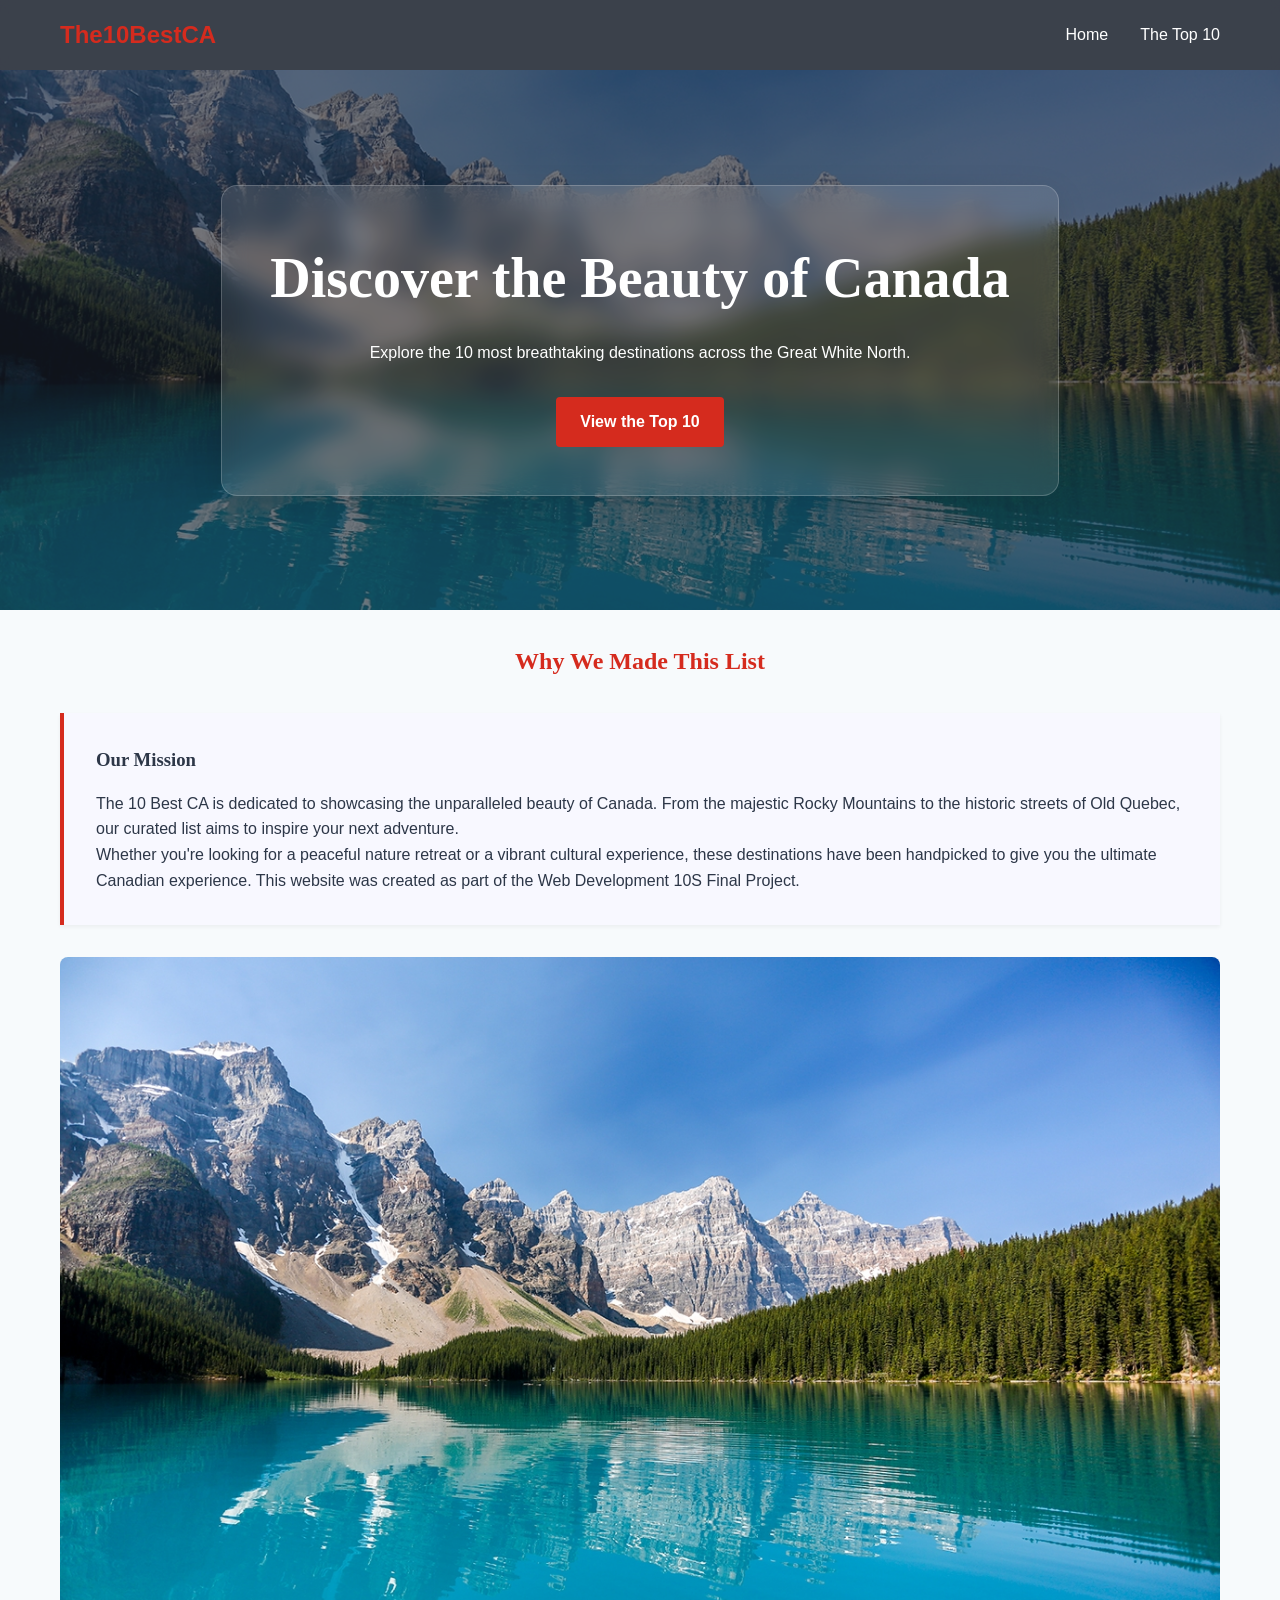
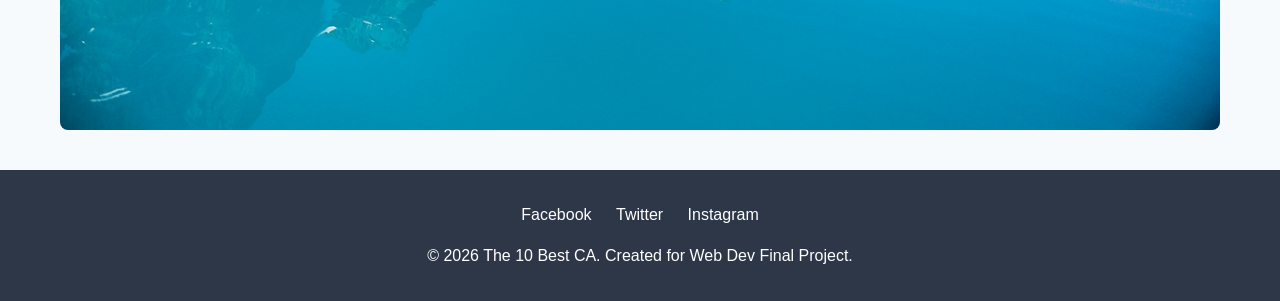
<file: index.html>
<!--
  Name:          Ostap Voloshyn
  Course:        Web Development 9
  Teacher:       Mr. Hardman
  School:        Pembina Trails Collegiate
  Date Last Modified: June 18th, 2026 
-->
<!doctype html>
<html lang="en">
  <head>
    <meta charset="UTF-8" />
    <meta name="viewport" content="width=device-width, initial-scale=1.0" />
    <!-- page title shown in browser tab -->
    <title>The 10 Best CA - Home</title>
    <!-- external css file (main design system for the website) -->
    <link rel="stylesheet" href="css/styles.css" />
    <!-- internal css (only used for this specific page element) -->
    <!-- this style is used to highlight the "about" section differently -->
    <style>
      .about-highlight {
        background-color: #f8f8ff;
        padding: 2rem;
        border-left: 4px solid var(--primary-red);
        margin: 2rem 0;
        box-shadow: 0 2px 4px rgba(0, 0, 0, 0.05);
      }
    </style>
  </head>
  <body>
    <!-- header section (navigation bar at the top of the page) -->
    <!-- this stays consistent across all pages for easy navigation -->
    <header>
      <div class="container nav-container">
        <!-- logo area (clicking returns user to homepage) -->
        <div class="logo">
          <a href="index.html">The10BestCA</a>
        </div>
        <!-- main navigation menu -->
        <nav aria-label="Main navigation">
          <ul class="nav-links">
            <!-- link to homepage -->
            <li><a href="index.html">Home</a></li>
            <!-- link to top 10 destinations page -->
            <li><a href="top10.html">The Top 10</a></li>
          </ul>
        </nav>
      </div>
    </header>
    <!-- main content area of the page -->
    <main>
      <!-- hero section (large banner area at the top of the page) -->
      <!-- this section uses a background image set inline for this page -->
      <section
        class="title-section"
        style="
          background-image: url(&quot;images/Banff National Park.jpg&quot;);
        ">
        <!-- dark overlay layer to improve text readability over image -->
        <div class="title-overlay"></div>
        <!-- centered hero content (title, description, button) -->
        <div class="title-content">
          <!-- main page heading -->
          <h1>Discover the Beauty of Canada</h1>
          <!-- short description under the main title -->
          <p>
            Explore the 10 most breathtaking destinations across the Great White
            North.
          </p>
          <!-- call-to-action button linking to top 10 page -->
          <a href="top10.html" class="btn-primary mt-2"> View the Top 10 </a>
        </div>
      </section>
      <!-- about section (explains purpose of the website) -->
      <section class="container mt-2 mb-2">
        <!-- section title centered -->
        <h2 class="text-center" style="color: var(--primary-red)">
          Why We Made This List
        </h2>
        <!-- highlighted content box for mission statement -->
        <div class="about-highlight">
          <!-- subheading inside about section -->
          <h3>Our Mission</h3>
          <!-- paragraph explaining purpose of site -->
          <p>
            <span class="highlight-text">The 10 Best CA</span>
            is dedicated to showcasing the unparalleled beauty of Canada. From
            the majestic Rocky Mountains to the historic streets of Old Quebec,
            our curated list aims to inspire your next adventure.
          </p>
          <!-- additional explanation paragraph -->
          <p>
            Whether you're looking for a peaceful nature retreat or a vibrant
            cultural experience, these destinations have been handpicked to give
            you the ultimate Canadian experience. This website was created as
            part of the Web Development 10S Final Project.
          </p>
        </div>
        <!-- image section to visually support the content -->
        <figure style="text-align: center; margin-top: 2rem; margin-bottom: 0">
          <!-- featured image with accessibility description -->
          <img
            src="images/Banff National Park.jpg"
            alt="A beautiful Canadian lake reflecting the mountains"
            style="max-width: 100%; border-radius: 8px" />
        </figure>
      </section>
    </main>
    <!-- footer section (bottom of page with links and credits) -->
    <footer>
      <div class="container">
        <!-- social media navigation links -->
        <nav class="social-links" aria-label="Social media">
          <!-- facebook link -->
          <a
            href="https://facebook.com"
            target="_blank"
            rel="noopener"
            aria-label="Facebook">
            Facebook
          </a>
          <!-- twitter link -->
          <a
            href="https://twitter.com"
            target="_blank"
            rel="noopener"
            aria-label="Twitter">
            Twitter
          </a>
          <!-- instagram link -->
          <a
            href="https://instagram.com"
            target="_blank"
            rel="noopener"
            aria-label="Instagram">
            Instagram
          </a>
        </nav>
        <!-- copyright and project info -->
        <p>&copy; 2026 The 10 Best CA. Created for Web Dev Final Project.</p>
      </div>
    </footer>
  </body>
</html>
</file>
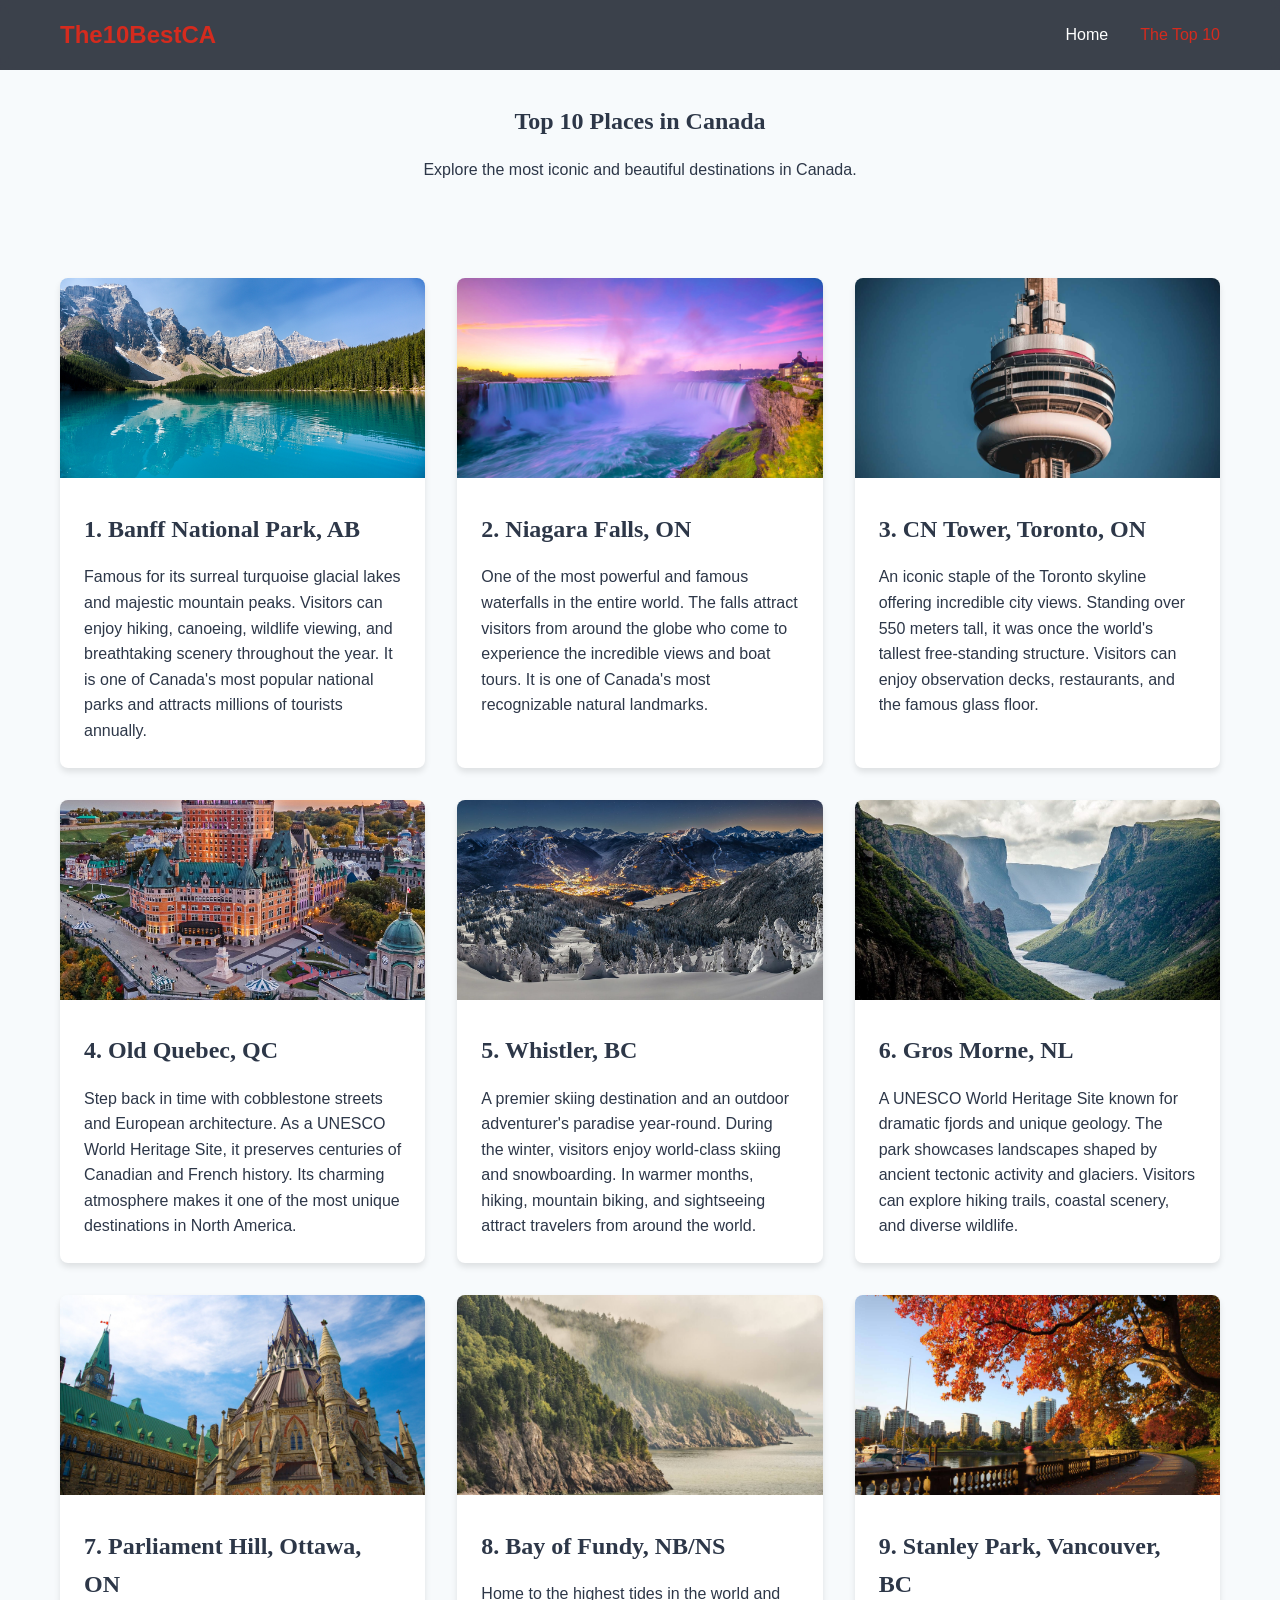
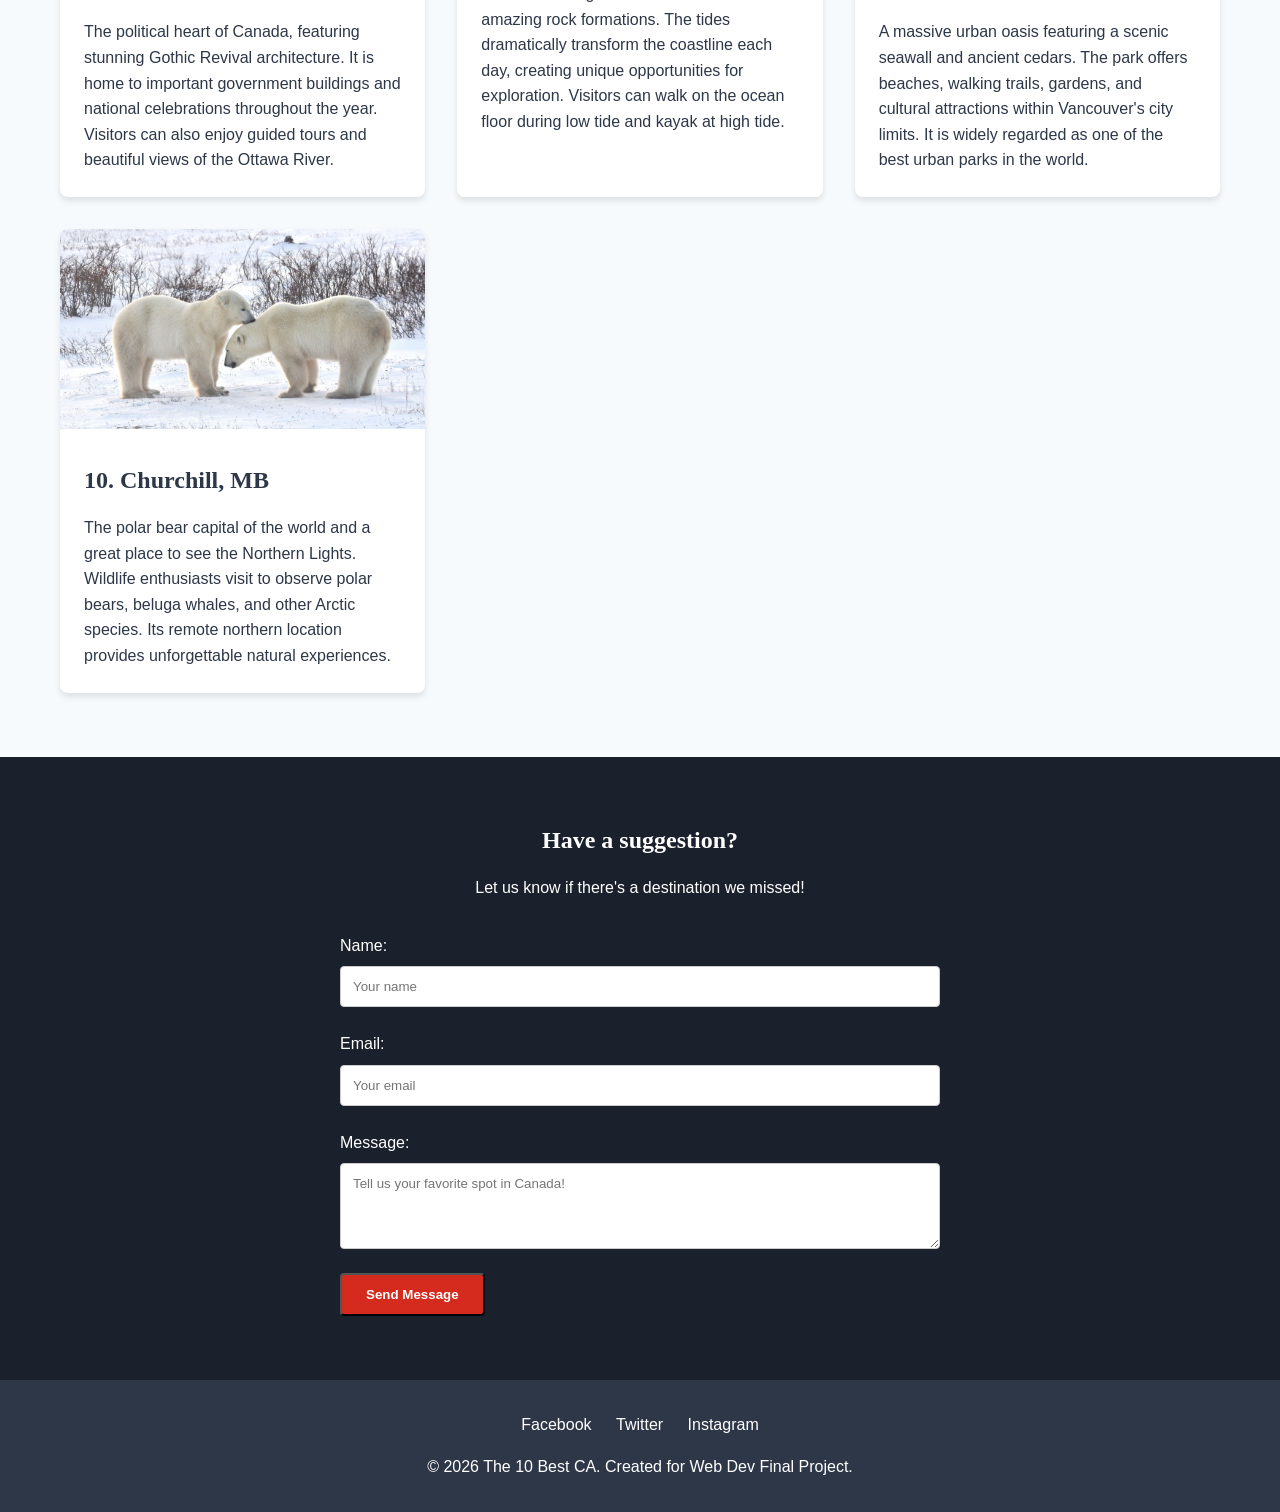
<file: top10.html>
<!--
  Name:          Ostap Voloshyn
  Course:        Web Development 9
  Teacher:       Mr. Hardman
  School:        Pembina Trails Collegiate
  Date Last Modified: June 18th, 2026 
-->
<!doctype html>
<html lang="en">
  <head>
    <meta charset="UTF-8" />
    <meta name="viewport" content="width=device-width, initial-scale=1.0" />
    <!-- page title shown in browser tab -->
    <title>The Top 10 CA - Destinations</title>
    <!-- external css file (main stylesheet for layout, colors, and design system) -->
    <link rel="stylesheet" href="css/styles.css" />
  </head>
  <body>
    <!-- header section (top navigation bar shown on all pages) -->
    <header>
      <div class="container nav-container">
        <!-- logo section (links back to homepage for easy navigation) -->
        <div class="logo">The10BestCA</div>
        <!-- navigation menu -->
        <nav>
          <ul class="nav-links">
            <!-- link to home page -->
            <li><a href="index.html">Home</a></li>
            <!-- link to current page (top 10 list) -->
            <li>
              <a href="top10.html" style="color: var(--primary-red)">
                The Top 10
              </a>
            </li>
          </ul>
        </nav>
      </div>
    </header>
    <!-- main page content area -->
    <main>
      <!-- intro section for page title and description -->
      <section class="container mt-2">
        <!-- main heading for the page -->
        <h1 class="text-center">Top 10 Places in Canada</h1>
        <!-- short description under heading -->
        <p class="text-center mb-2">
          Explore the most iconic and beautiful destinations in Canada.
        </p>
        <!-- 
          grid layout section
          this section uses css grid to display destination cards in a responsive layout.
          cards automatically adjust based on screen size and include hover animations.
        -->
        <div class="grid-container">
          <!-- destination 1 card -->
          <article class="card">
            <!-- image representing destination -->
            <img
              src="images/Banff National Park.jpg"
              alt="Banff National Park landscape"
              class="card-img" />
            <!-- text content for destination -->
            <div class="card-content">
              <h2>1. Banff National Park, AB</h2>
              <p>
                Famous for its surreal turquoise glacial lakes and majestic
                mountain peaks. Visitors can enjoy hiking, canoeing, wildlife
                viewing, and breathtaking scenery throughout the year. It is one
                of Canada's most popular national parks and attracts millions of
                tourists annually.
              </p>
            </div>
          </article>
          <!-- destination 2 card -->
          <article class="card">
            <img
              src="images/Niagara Falls.jpg"
              alt="Niagara Falls water flow"
              class="card-img" />
            <div class="card-content">
              <h2>2. Niagara Falls, ON</h2>
              <p>
                One of the most powerful and famous waterfalls in the entire
                world. The falls attract visitors from around the globe who come
                to experience the incredible views and boat tours. It is one of
                Canada's most recognizable natural landmarks.
              </p>
            </div>
          </article>
          <!-- destination 3 card -->
          <article class="card">
            <img
              src="images/CN Tower.jpg"
              alt="CN Tower in Toronto"
              class="card-img" />
            <div class="card-content">
              <h2>3. CN Tower, Toronto, ON</h2>
              <p>
                An iconic staple of the Toronto skyline offering incredible city
                views. Standing over 550 meters tall, it was once the world's
                tallest free-standing structure. Visitors can enjoy observation
                decks, restaurants, and the famous glass floor.
              </p>
            </div>
          </article>
          <!-- destination 4 card -->
          <article class="card">
            <img
              src="images/Old Quebec.jpg"
              alt="Old Quebec streets"
              class="card-img" />
            <div class="card-content">
              <h2>4. Old Quebec, QC</h2>
              <p>
                Step back in time with cobblestone streets and European
                architecture. As a UNESCO World Heritage Site, it preserves
                centuries of Canadian and French history. Its charming
                atmosphere makes it one of the most unique destinations in North
                America.
              </p>
            </div>
          </article>
          <!-- destination 5 card -->
          <article class="card">
            <img
              src="images/Whistler.jpg"
              alt="Whistler mountains"
              class="card-img" />
            <div class="card-content">
              <h2>5. Whistler, BC</h2>
              <p>
                A premier skiing destination and an outdoor adventurer's
                paradise year-round. During the winter, visitors enjoy
                world-class skiing and snowboarding. In warmer months, hiking,
                mountain biking, and sightseeing attract travelers from around
                the world.
              </p>
            </div>
          </article>
          <!-- destination 6 card -->
          <article class="card">
            <img
              src="images/Gros Morne.jpg"
              alt="Gros Morne National Park"
              class="card-img" />
            <div class="card-content">
              <h2>6. Gros Morne, NL</h2>
              <p>
                A UNESCO World Heritage Site known for dramatic fjords and
                unique geology. The park showcases landscapes shaped by ancient
                tectonic activity and glaciers. Visitors can explore hiking
                trails, coastal scenery, and diverse wildlife.
              </p>
            </div>
          </article>
          <!-- destination 7 card -->
          <article class="card">
            <img
              src="images/Parliament Hill Ottawa.jpg"
              alt="Parliament Hill in Ottawa"
              class="card-img" />
            <div class="card-content">
              <h2>7. Parliament Hill, Ottawa, ON</h2>
              <p>
                The political heart of Canada, featuring stunning Gothic Revival
                architecture. It is home to important government buildings and
                national celebrations throughout the year. Visitors can also
                enjoy guided tours and beautiful views of the Ottawa River.
              </p>
            </div>
          </article>
          <!-- destination 8 card -->
          <article class="card">
            <img
              src="images/Bay of Fundy.jpg"
              alt="Bay of Fundy rocks"
              class="card-img" />
            <div class="card-content">
              <h2>8. Bay of Fundy, NB/NS</h2>
              <p>
                Home to the highest tides in the world and amazing rock
                formations. The tides dramatically transform the coastline each
                day, creating unique opportunities for exploration. Visitors can
                walk on the ocean floor during low tide and kayak at high tide.
              </p>
            </div>
          </article>
          <!-- destination 9 card -->
          <article class="card">
            <img
              src="images/Stanley Park Vancouver.jpg"
              alt="Stanley Park seawall"
              class="card-img" />
            <div class="card-content">
              <h2>9. Stanley Park, Vancouver, BC</h2>
              <p>
                A massive urban oasis featuring a scenic seawall and ancient
                cedars. The park offers beaches, walking trails, gardens, and
                cultural attractions within Vancouver's city limits. It is
                widely regarded as one of the best urban parks in the world.
              </p>
            </div>
          </article>
          <!-- destination 10 card -->
          <article class="card">
            <img
              src="images/Churchill.jpg"
              alt="Polar bear in Churchill"
              class="card-img" />
            <div class="card-content">
              <h2>10. Churchill, MB</h2>
              <p>
                The polar bear capital of the world and a great place to see the
                Northern Lights. Wildlife enthusiasts visit to observe polar
                bears, beluga whales, and other Arctic species. Its remote
                northern location provides unforgettable natural experiences.
              </p>
            </div>
          </article>
        </div>
      </section>
      <!-- contact section (interactive form for user feedback) -->
      <section class="contact-section">
        <div class="container">
          <!-- section title -->
          <h2 class="text-center">Have a suggestion?</h2>
          <!-- short instruction text -->
          <p class="text-center mb-2">
            Let us know if there's a destination we missed!
          </p>
          <!-- contact form (collects user input but does not send data anywhere) -->
          <form class="contact-form" action="#" method="GET">
            <!-- name input field -->
            <div class="form-group">
              <label for="name">Name:</label>
              <input
                type="text"
                id="name"
                name="name"
                required
                placeholder="Your name" />
            </div>
            <!-- email input field -->
            <div class="form-group">
              <label for="email">Email:</label>
              <input
                type="email"
                id="email"
                name="email"
                required
                placeholder="Your email" />
            </div>
            <!-- message input field -->
            <div class="form-group">
              <label for="message">Message:</label>
              <textarea
                id="message"
                name="message"
                rows="4"
                required
                placeholder="Tell us your favorite spot in Canada!"></textarea>
            </div>
            <!-- submit button -->
            <button
              type="submit"
              class="btn-primary"
              style="align-self: flex-start">
              Send Message
            </button>
          </form>
        </div>
      </section>
    </main>
    <!-- footer section -->
    <footer>
      <div class="container">
        <!-- social media links -->
        <div class="social-links">
          <!-- facebook link -->
          <a
            href="https://facebook.com"
            target="_blank"
            rel="noopener"
            aria-label="Facebook">
            Facebook
          </a>
          <!-- twitter link -->
          <a
            href="https://twitter.com"
            target="_blank"
            rel="noopener"
            aria-label="Twitter">
            Twitter
          </a>
          <!-- instagram link -->
          <a
            href="https://instagram.com"
            target="_blank"
            rel="noopener"
            aria-label="Instagram">
            Instagram
          </a>
        </div>
        <!-- copyright text -->
        <p>&copy; 2026 The 10 Best CA. Created for Web Dev Final Project.</p>
      </div>
    </footer>
  </body>
</html>
</file>
<file: css/styles.css>
/*
  External CSS for The 10 Best CA

  this stylesheet is responsible for the full visual structure of the website.
  it controls typography, layout, spacing, colors, and interactive effects.

  the goal is to keep the design clean, responsive, and consistent across all pages.
*/

/*
  color system (css variables)

  these variables define the main color palette used throughout the site.
  using variables makes it easier to update the theme in one place without
  rewriting styles everywhere in the file.
*/
:root {
  /* main accent color used for buttons, highlights, and branding elements */
  --primary-red: #d52b1e;

  /* dark background color used for header and footer sections */
  --primary-dark: #1a202c;

  /* light background used for page sections to keep content readable */
  --secondary-bg: #f7fafc;

  /* main body text color for better readability on light backgrounds */
  --text-dark: #2d3748;

  /* light text color used on dark backgrounds like header/footer */
  --text-light: #ffffff;

  /* global transition speed used for hover effects and animations */
  --transition-speed: 0.3s;
}

/*
  reset & base styles

  this section removes default browser spacing and ensures consistent layout
  behavior across different browsers by using box-sizing and reset rules.
*/
* {
  margin: 0;
  padding: 0;
  box-sizing: border-box;
}

/*
  base page styling

  sets the default font family, background color, text color, and line height
  for the entire website to ensure consistent readability and spacing.
*/
body {
  font-family: "Segoe UI", "Helvetica Neue", Helvetica, Arial, sans-serif;
  color: var(--text-dark);
  background-color: var(--secondary-bg);
  line-height: 1.6;
}

/*
  heading styles

  all headings use a serif font to create contrast with body text and give
  a more structured, editorial feel to titles and sections.
*/
h1,
h2,
h3,
h4,
h5,
h6 {
  font-family: Georgia, serif;
  margin-bottom: 1rem;
}

/*
  link styling

  removes default underline and makes links inherit the surrounding text color
  so they blend naturally into the design unless hovered or styled separately.
*/
a {
  text-decoration: none;
  color: inherit;
}

/*
  layout container

  this class is used to center content on the page and limit the maximum width
  so text does not stretch too wide on large screens, improving readability.
*/
.container {
  max-width: 1200px;
  margin: 0 auto;
  padding: 0 20px;
}

/*
  header / navigation bar

  the header is sticky so it stays visible when scrolling.
  it uses a semi-transparent background with blur to create a glass effect.
*/
header {
  background-color: rgba(26, 32, 44, 0.85);
  backdrop-filter: blur(8px);
  -webkit-backdrop-filter: blur(8px);
  color: var(--text-light);
  padding: 1rem 0;
  position: sticky;
  top: 0;
  z-index: 100;
}

/*
  navigation layout

  flexbox is used to space out the logo on the left and navigation links on
  the right, keeping everything aligned and responsive.
*/
.nav-container {
  display: flex;
  justify-content: space-between;
  align-items: center;
}

/*
  logo styling

  makes the logo stand out using a bold font weight and brand color.
*/
.logo {
  font-size: 1.5rem;
  font-weight: 700;
  color: var(--primary-red);
}

/*
  navigation links list

  removes bullet points and arranges links horizontally with spacing between them.
*/
.nav-links {
  list-style: none;
  display: flex;
  gap: 2rem;
}

/*
  navigation link behavior

  adds smooth transition for hover effects so color changes feel animated
  instead of instant.
*/
.nav-links li a {
  font-weight: 500;
  transition: color var(--transition-speed) ease;
}

/*
  navigation hover effect

  highlights links with brand color when hovered for better user interaction feedback.
*/
.nav-links li a:hover {
  color: var(--primary-red);
}

/*
  hero section (main banner)

  this section creates a large visual introduction area with background image support,
  centered content, and overlay layering for readability.
*/
.title-section {
  position: relative;
  height: 60vh;
  min-height: 400px;
  display: flex;
  align-items: center;
  justify-content: center;
  text-align: center;
  color: var(--text-light);
  background-size: cover;
  background-position: center;
}

/*
  hero overlay

  this dark overlay ensures that text remains readable regardless of background image
  brightness or complexity.
*/
.title-overlay {
  position: absolute;
  top: 0;
  left: 0;
  width: 100%;
  height: 100%;
  background: rgba(26, 32, 44, 0.6);
  z-index: 1;
}

/*
  hero content box

  this is the centered glass-style container that holds the main title and button.
  it uses blur and transparency for a modern UI effect.
*/
.title-content {
  position: relative;
  z-index: 2;
  padding: 3rem;
  background-color: rgba(255, 255, 255, 0.1);
  backdrop-filter: blur(12px);
  -webkit-backdrop-filter: blur(12px);
  border-radius: 16px;
  border: 1px solid rgba(255, 255, 255, 0.2);
  box-shadow: 0 8px 32px rgba(0, 0, 0, 0.1);
}

/*
  hero title

  large font size is used to immediately capture attention when the page loads.
*/
.title-content h1 {
  font-size: 3.5rem;
  margin-bottom: 1rem;
}

/*
  primary button

  main call-to-action button styled with brand color and smooth hover animation.
*/
.btn-primary {
  display: inline-block;
  background-color: var(--primary-red);
  color: var(--text-light);
  padding: 0.75rem 1.5rem;
  border-radius: 4px;
  font-weight: bold;
  transition:
    background-color var(--transition-speed) ease,
    transform var(--transition-speed) ease;
}

/*
  button hover effect

  gives feedback to user by slightly lifting the button and changing its shade.
*/
.btn-primary:hover {
  background-color: #b02015;
  transform: translateY(-2px);
}

/*
  grid layout system

  this grid automatically adjusts the number of columns depending on screen size.
  each card keeps a minimum width while expanding evenly on larger screens.
*/
.grid-container {
  display: grid;
  grid-template-columns: repeat(auto-fit, minmax(300px, 1fr));
  gap: 2rem;
  padding: 4rem 0;
}

/*
  content card

  each card is a reusable component with shadow, rounded corners, and hover animation.
*/
.card {
  background-color: var(--text-light);
  border-radius: 8px;
  overflow: hidden;
  box-shadow: 0 4px 6px rgba(0, 0, 0, 0.1);
  transition:
    transform var(--transition-speed) ease,
    box-shadow var(--transition-speed) ease;
}

/*
  card hover interaction

  adds a slight zoom effect and deeper shadow to create a sense of depth.
*/
.card:hover {
  transform: scale(1.03);
  box-shadow: 0 10px 15px rgba(0, 0, 0, 0.15);
}

/*
  card image styling

  ensures images always fill the card width and maintain consistent height
  while cropping overflow in a clean way.
*/
.card-img {
  width: 100%;
  height: 200px;
  object-fit: cover;
}

/*
  card text content

  padding inside the card ensures text does not touch edges and improves readability.
*/
.card-content {
  padding: 1.5rem;
}

/*
  contact section

  this section uses a dark background to visually separate it from the rest of the page.
*/
.contact-section {
  background-color: var(--primary-dark);
  color: var(--text-light);
  padding: 4rem 0;
}

/*
  contact form layout

  centers the form and stacks inputs vertically for a clean mobile-friendly layout.
*/
.contact-form {
  max-width: 600px;
  margin: 0 auto;
  display: flex;
  flex-direction: column;
  gap: 1.5rem;
}

/*
  form grouping

  groups label and input together for better structure and spacing consistency.
*/
.form-group {
  display: flex;
  flex-direction: column;
  gap: 0.5rem;
}

/*
  form labels

  slightly bold text improves readability and helps users identify fields quickly.
*/
.form-group label {
  font-weight: 500;
}

/*
  form inputs and textarea

  basic styling to make inputs consistent across browsers and visually aligned
  with the overall design system.
*/
.form-group input,
.form-group textarea {
  padding: 0.75rem;
  border: 1px solid #ccc;
  border-radius: 4px;
  font-family: inherit;
}

/*
  footer section

  provides a clear ending area for the page with centered text and consistent styling.
*/
footer {
  background-color: var(--text-dark);
  color: var(--text-light);
  text-align: center;
  padding: 2rem 0;
  margin-top: auto;
}

/*
  social links

  spacing and hover effects for icons or links in the footer.
*/
.social-links {
  margin-bottom: 1rem;
}

/*
  social link interaction

  subtle hover color change to match brand style.
*/
.social-links a {
  display: inline-block;
  margin: 0 10px;
  transition: color var(--transition-speed) ease;
}

/*
  social link hover effect
*/
.social-links a:hover {
  color: var(--primary-red);
}

/*
  utility classes

  small helper classes used throughout the site to quickly adjust alignment and spacing
  without rewriting new CSS rules.
*/

/* center text */
.text-center {
  text-align: center;
}

/* margin bottom spacing */
.mb-2 {
  margin-bottom: 2rem;
}

/* margin top spacing */
.mt-2 {
  margin-top: 2rem;
}
</file>
